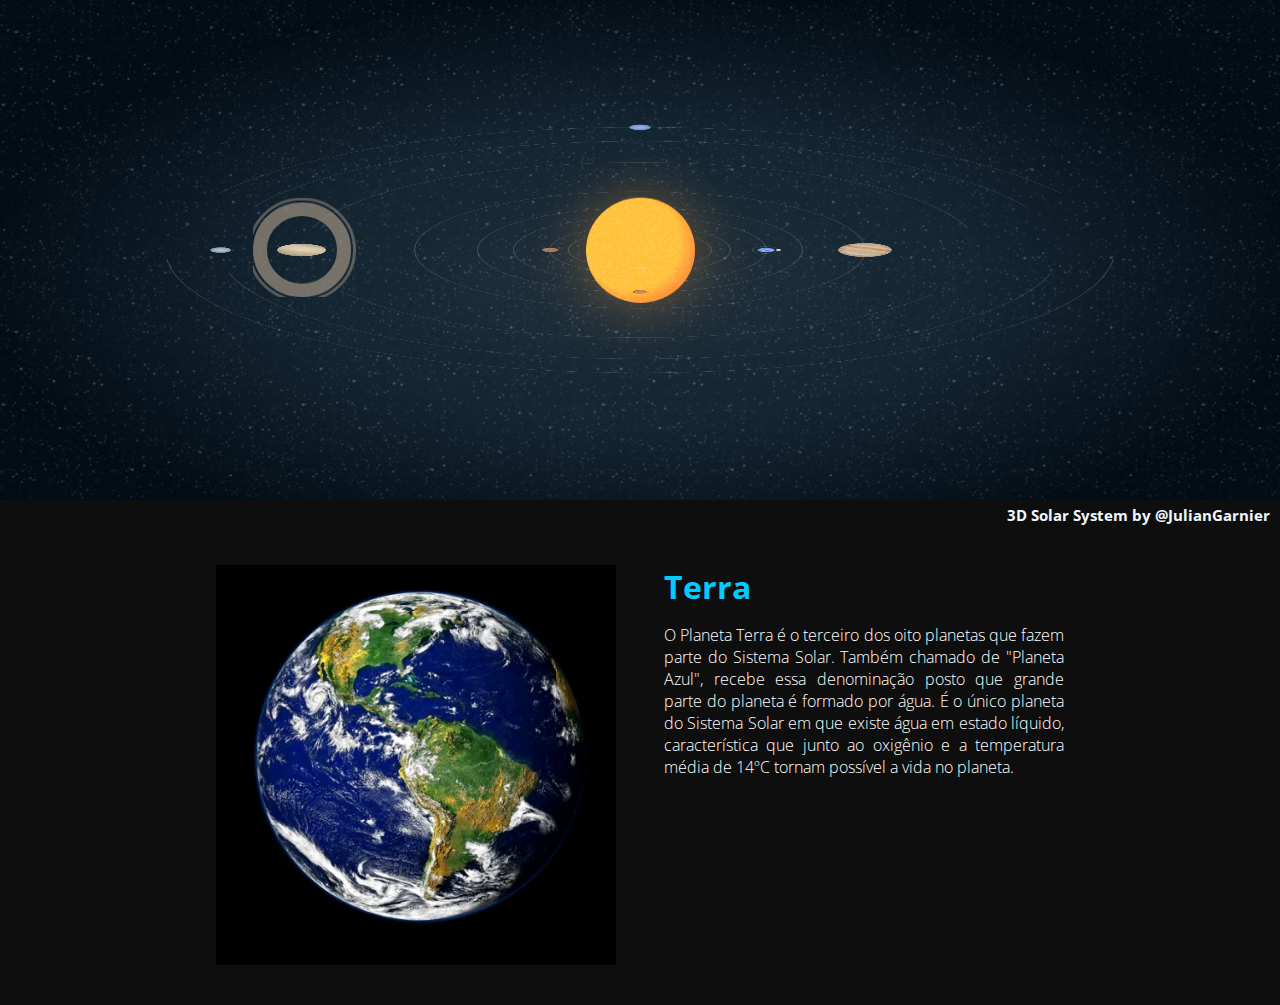
<file: index.html>
<!DOCTYPE html>
<html lang="en">
<head>
    <meta charset="UTF-8">
    <meta http-equiv="X-UA-Compatible" content="IE=edge">
    <meta name="viewport" content="width=device-width, initial-scale=1.0">
    <title>Sistema Solar</title>
    <link rel="stylesheet" href="main.css">
</head>
<body>
    <iframe src="./system/system.html" frameborder="0" id="myIframe"></iframe>
    <div class="dedication">
        <h1>3D Solar System <span>by <a href="https://twitter.com/JulianGarnier"target="_blank">@JulianGarnier</a></span></h1>
    </div>
    <div class="informs">

        <div class="sun-informs star-informs">
            <img src="./assets/img/sol.png" class="img"/>
            <div class="text">
                <h1>Sol</h1>
                <p>
                    O Sol é uma estrela que tem 1 392 700 Km, ou seja, é 109 mil vezes maior do que a Terra. 
                    Mas, apesar de ser muito maior do que a Terra, em comparação com outras estrelas, esse astro não é assim tão grande. 
                    O Sol contém quase que a totalidade da massa do sistema solar, cerca de 99,8%. É em virtude da sua massa que os planetas orbitam à sua volta.
                </p>
            </div>
        </div>

        <div class="mercury-informs star-informs">
            <img src="./assets/img/mercurio.png" class="img"/>
            <div class="text">
                <h1>Mercúrio</h1>
                <p>
                    Mercúrio é o planeta mais próximo ao Sol e o oitavo em tamanho no sistema solar. A distância média é de 57,9 milhões de quilômetros do Sol.                    Mas, apesar de ser muito maior do que a Terra, em comparação com outras estrelas, esse astro não é assim tão grande. 
                    É o planeta mais rápido do Sistema Solar, perfazendo 47,87 quilômetros por segundo ao redor do Sol. A superfície é semelhante à da Lua, rochosa e com diversas crateras.
                </p>
            </div>
        </div>

        <div class="venus-informs star-informs">
            <img src="./assets/img/venus.png" class="img"/>
            <div class="text">
                <h1>Vênus</h1>
                <p>
                    Vênus é o segundo planeta do sistema Solar mais próximo do Sol. Tem cerca de 800 milhões de anos e além do Sol e da Lua é o corpo celeste mais brilhante no céu, motivo pelo qual é conhecido desde a antiguidade.                    
                    Mas, apesar de ser muito maior do que a Terra, em comparação com outras estrelas, esse astro não é assim tão grande. 
                    A rotação de Vênus ocorre de leste para oeste, contrária a todos os planetas do Sistema Solar.
                    É o planeta mais quente, apesar de não ser o mais próximo do Sol.
                </p>
            </div>
        </div>

        <div class="earth-informs star-informs">
            <img src="./assets/img/terra.png" class="img" style="object-fit: cover"/>
            <div class="text">
                <h1>Terra</h1>
                <p>
                    O Planeta Terra é o terceiro dos oito planetas que fazem parte do Sistema Solar.
                    Também chamado de "Planeta Azul", recebe essa denominação posto que grande parte do planeta é formado por água.       
                    É o único planeta do Sistema Solar em que existe água em estado líquido, característica que junto ao oxigênio e a temperatura média de 14ºC tornam possível a vida no planeta.                
                </p>
            </div>
        </div>
        <div class="mars-informs star-informs">
            <img src="./assets/img/marte.png" class="img"/>
            <div class="text">
                <h1>Marte</h1>
                <p>
                    Marte é o quarto planeta mais próximo do Sol e o segundo menor planeta do sistema solar, depois de Mercúrio, sendo consideravelmente menor que o planeta Terra.
                    Marte é um dos planetas mais estudados do sistema solar. Podendo ser visto da Terra a olho nu, ou seja, sem auxílio de um telescópio.
                </p>
            </div>
        </div>

        <div class="jupiter-informs star-informs">
            <img src="./assets/img/jupiter.png" class="img" style="object-fit: cover"/>
            <div class="text">
                <h1>Júpiter</h1>
                <p>
                    Júpiter é o maior planeta do Sistema Solar, o quinto a partir do Sol e o quarto corpo celeste mais brilhante no céu.
                    É composto principalmente de hidrogênio, sendo um quarto de sua massa composta de hélio, embora o hélio corresponda a apenas um décimo do número total de moléculas.
                </p>
            </div>
        </div>

        <div class="saturn-informs star-informs">
            <img src="./assets/img/saturno.png" class="img" style="object-fit: cover"/>
            <div class="text">
                <h1>Saturno</h1>
                <p>
                    Saturno é o sexto planeta a partir do Sol, e o segundo maior do sistema solar.
                    Por ser um planeta gasoso, é composto principalmente por hidrogênio e hélio. Ou seja, não há superfície sólida.
                </p>
            </div>
        </div>

        <div class="uranus-informs star-informs">
            <img src="./assets/img/urano.png" class="img" style="object-fit: cover"/>
            <div class="text">
                <h1>Urano</h1>
                <p>
                    Urano é o sétimo planeta a partir do Sol, o terceiro maior do Sistema Solar e foi o primeiro a ser encontrado por meio de um telescópio, pelo astrônomo William Herschel em 1781.
                </p>
            </div>
        </div>

        <div class="neptune-informs star-informs">
            <img src="./assets/img/netuno.png" class="img" style="object-fit: cover"/>
            <div class="text">
                <h1>Netuno</h1>
                <p>
                    Netuno é o oitavo planeta a partir do Sol. É um gigante gasoso, bem como Júpiter, Saturno e Urano.
                    Somente em 1984, astrônomos encontraram evidências da existência do sistema de anéis em torno de Netuno.
                    O conjunto é formado por três anéis proeminentes, denominados Liberdade, Igualdade e Fraternidade.
                </p>
            </div>
        </div>
    </div>

    <script src="//ajax.googleapis.com/ajax/libs/jquery/1.8.1/jquery.min.js"></script>
    <script>

        $('#myIframe').load(function(){
            var iframe = $('#myIframe').contents();

            $('.star-informs').hide()
            $('.earth-informs').show() 

            iframe.find(".sun").click(function(){
                $('.star-informs').hide()
                $('.sun-informs').show() 
            });

            iframe.find(".mercury").click(function(){
                $('.star-informs').hide()
                $('.mercury-informs').show() 
            });

            iframe.find(".venus").click(function(){
                $('.star-informs').hide()
                $('.venus-informs').show() 
            });

            iframe.find(".earth").click(function(){
                $('.star-informs').hide()
                $('.earth-informs').show() 
            });

            iframe.find(".mars").click(function(){
                $('.star-informs').hide()
                $('.mars-informs').show() 
            });

            iframe.find(".jupiter").click(function(){
                $('.star-informs').hide()
                $('.jupiter-informs').show() 
            });

            iframe.find(".saturn").click(function(){
                $('.star-informs').hide()
                $('.saturn-informs').show() 
            });

            iframe.find(".uranus").click(function(){
                $('.star-informs').hide()
                $('.uranus-informs').show() 
            });

            iframe.find(".neptune").click(function(){
                $('.star-informs').hide()
                $('.neptune-informs').show()
            });
        });
    </script>
</body>
</html>
</file>
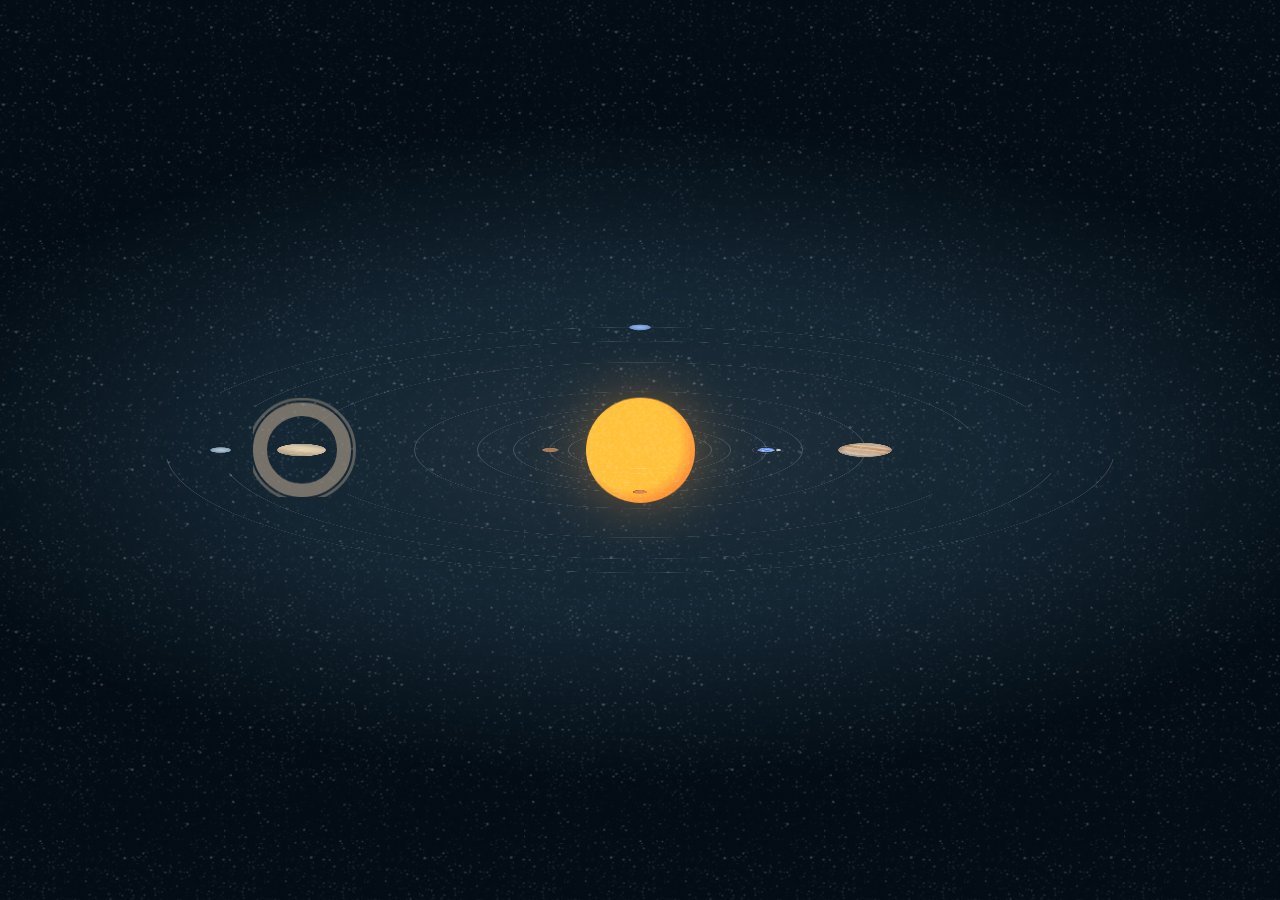
<file: system/system.html>
<!DOCTYPE html>
<html lang="pt-BR">

<head>
    <meta charset="UTF-8">
    <meta http-equiv="X-UA-Compatible" content="IE=edge">
    <meta name="viewport" content="width=device-width, initial-scale=1.0">
    <title>Sistema</title>
    <link rel="stylesheet" href="system.css">
</head>

<body class="opening hide-UI view-2D zoom-large data-close controls-close">
    <div id="navbar">
        <a id="toggle-data" href="#data"><i class="icon-data"></i>Dados</a>
        <a id="toggle-controls" href="#controls"><i class="icon-controls"></i>Controles</a>
    </div>
    <div id="data">
        <a class="sun" title="sun" href="#sunspeed">Sol</a>
        <a class="mercury" title="mercury" href="#mercuryspeed">Mercúrio</a>
        <a class="venus" title="venus" href="#venusspeed">Vénus</a>
        <a class="earth active" title="earth" href="#earthspeed">Terra</a>
        <a class="mars" title="mars" href="#marsspeed">Marte</a>
        <a class="jupiter" title="jupiter" href="#jupiterspeed">Júpiter</a>
        <a class="saturn" title="saturn" href="#saturnspeed">Saturno</a>
        <a class="uranus" title="uranus" href="#uranusspeed">Urano</a>
        <a class="neptune" title="neptune" href="#neptunespeed">Netuno</a>
    </div>
    <div id="controls">
        <label class="set-view">
            <input type="checkbox">
        </label>
        <label class="set-zoom">
            <input type="checkbox">
        </label>
        <label>
            <input type="radio" class="set-speed" name="scale" checked>
            <span>Velocidade</span>
        </label>
        <label>
            <input type="radio" class="set-size" name="scale">
            <span>Tamanho</span>
        </label>
        <label>
            <input type="radio" class="set-distance" name="scale">
            <span>Distância</span>
        </label>
    </div>
    <div id="universe" class="scale-stretched">
        <div id="galaxy">
            <div id="solar-system" class="earth">
                <div id="mercury" class="orbit">
                    <div class="pos">
                        <div class="planet">
                            <dl class="infos">
                                <dt>Mercúrio</dt>
                                <dd><span></span></dd>
                            </dl>
                        </div>
                    </div>
                </div>
                <div id="venus" class="orbit">
                    <div class="pos">
                        <div class="planet">
                            <dl class="infos">
                                <dt>Vénus</dt>
                                <dd><span></span></dd>
                            </dl>
                        </div>
                    </div>
                </div>
                <div id="earth" class="orbit">
                    <div class="pos">
                        <div class="orbit">
                            <div class="pos">
                                <div class="moon"></div>
                            </div>
                        </div>
                        <div class="planet">
                            <dl class="infos">
                                <dt>Terra</dt>
                                <dd><span></span></dd>
                            </dl>
                        </div>
                    </div>
                </div>
                <div id="mars" class="orbit">
                    <div class="pos">
                        <div class="planet">
                            <dl class="infos">
                                <dt>Marte</dt>
                                <dd><span></span></dd>
                            </dl>
                        </div>
                    </div>
                </div>
                <div id="jupiter" class="orbit">
                    <div class="pos">
                        <div class="planet">
                            <dl class="infos">
                                <dt>Júpiter</dt>
                                <dd><span></span></dd>
                            </dl>
                        </div>
                    </div>
                </div>
                <div id="saturn" class="orbit">
                    <div class="pos">
                        <div class="planet">
                            <div class="ring"></div>
                            <dl class="infos">
                                <dt>Saturno</dt>
                                <dd><span></span></dd>
                            </dl>
                        </div>
                    </div>
                </div>
                <div id="uranus" class="orbit">
                    <div class="pos">
                        <div class="planet">
                            <dl class="infos">
                                <dt>Urano</dt>
                                <dd><span></span></dd>
                            </dl>
                        </div>
                    </div>
                </div>
                <div id="neptune" class="orbit">
                    <div class="pos">
                        <div class="planet">
                            <dl class="infos">
                                <dt>Netuno</dt>
                                <dd><span></span></dd>
                            </dl>
                        </div>
                    </div>
                </div>
                <div id="sun">
                    <dl class="infos">
                        <dt>Sol</dt>
                        <dd><span></span></dd>
                    </dl>
                </div>
            </div>
        </div>
    </div>
    <script src="//ajax.googleapis.com/ajax/libs/jquery/1.8.1/jquery.min.js"></script>
    <script type="text/javascript">
        if (typeof jQuery == 'undefined') {
            document.write(unescape("%3Cscript src='js/jquery.min.js' type='text/javascript'%3E%3C/script%3E"));
        }
    </script>
    <script src="./system.js"></script>
</body>

</html>
</file>
<file: main.css>
@import url(https://fonts.googleapis.com/css?family=Open+Sans:400,300);

* {
    margin: 0;
    padding: 0;
}

body {
    background-color: #0e0e0e;
    font-weight: 300;
    font-family: 'Open Sans', sans-serif;
    overflow-x: hidden;
}
body::-webkit-scrollbar {
    display: none;
}

iframe {
    width: 100vw;
    height: 500px;
}

.dedication h1 {
    font-size: 15px;
    text-align: end ;
    color: aliceblue;
    padding-right: 10px;
}

.dedication h1 a {
    text-decoration: none;
    color: aliceblue;
    transition: underline 5s linear;
}

.dedication h1 a:hover {
    text-decoration: underline;
}

.informs {
    padding: 40px 0;
    height: auto;
    display: flex;
    flex-direction: column;
    justify-content: center;
    align-items: center;
}

.informs .star-informs {
    display: flex;
    gap: 3em;
}

.informs .star-informs .img {
    background-color: #0CF;
    width: 400px;
    height: 400px;
}

.informs .star-informs .text {
    width: 400px;
}

.informs .star-informs .text h1 {
    color: #0CF;
}

.informs .star-informs .text p {
    color: white;
    text-align: justify;
    text-justify: inter-word;
    margin-top: 1em;
}

@media (max-width: 770px) {
    .informs {
        height: auto;
    }

    .informs .star-informs {
        justify-content: flex-end;
        align-items: flex-end;
        flex-direction: column;
        padding: 50px 0;
    }

    .informs .star-informs,
    .informs .star-informs .img,
    .informs .star-informs .text {
        width: 80vw;
    }

    .informs .star-informs .img {
        height: 80vw;
    }

}
</file>
<file: system/system.css>
@import url(https://fonts.googleapis.com/css?family=Open+Sans:400,300);

/*
  Copyright (c) 2012 Julian Garnier
  Licensed under the MIT license
*/
html,
body,
div,
span,
applet,
object,
iframe,
h1,
h2,
h3,
h4,
h5,
h6,
p,
blockquote,
pre,
a,
abbr,
acronym,
address,
big,
cite,
code,
del,
dfn,
em,
img,
ins,
kbd,
q,
s,
samp,
small,
strike,
strong,
sub,
sup,
tt,
var,
b,
u,
i,
center,
dl,
dt,
dd,
ol,
ul,
li,
fieldset,
form,
label,
legend,
table,
caption,
tbody,
tfoot,
thead,
tr,
th,
td,
article,
aside,
canvas,
details,
embed,
figure,
figcaption,
footer,
header,
hgroup,
menu,
nav,
output,
ruby,
section,
summary,
time,
mark,
audio,
video {
    border: 0;
    font-size: 100%;
    font: inherit;
    vertical-align: baseline;
    margin: 0;
    padding: 0;
}

article,
aside,
details,
figcaption,
figure,
footer,
header,
hgroup,
menu,
nav,
section {
    display: block;
}

body {
    line-height: 1;
}

ol,
ul {
    list-style: none;
}

blockquote,
q {
    quotes: none;
}

blockquote:before,
blockquote:after,
q:before,
q:after {
    content: none;
}

table {
    border-collapse: collapse;
    border-spacing: 0;
}

* {
    -moz-box-sizing: border-box;
    box-sizing: border-box;
    box-sizing: border-box;
}

body {
    font-size: 10px;
    font-family: 'Open Sans', sans-serif;
    font-weight: 300;
    background-color: #08090A;
}

#universe {
    z-index: 1;
    position: absolute;
    overflow: hidden;
    width: 100%;
    height: 100%;
    background-position: center 40%;
    background-repeat: no-repeat;
    background-size: cover;
}

#galaxy {
    position: relative;
    width: 100%;
    height: 100%;
    /*perspective: 4000;*/
}

#solar-system {
    position: absolute;
    width: 100%;
    height: 100%;
    transform-style: preserve-3d;
}

.orbit {
    position: absolute;
    top: 50%;
    left: 50%;
    border: 1px solid rgba(255, 255, 255, 0.2);
    border-radius: 50%;
    transform-style: preserve-3d;
    animation-name: orbit;
    animation-iteration-count: infinite;
    animation-timing-function: linear;
}

.orbit .orbit {
    animation-name: suborbit;
}

.pos {
    position: absolute;
    top: 50%;
    width: 2em;
    height: 2em;
    margin-top: -1em;
    margin-left: -1em;
    transform-style: preserve-3d;
    animation-name: invert;
    animation-iteration-count: infinite;
    animation-timing-function: linear;
}

#sun,
.planet,
#earth .moon {
    position: absolute;
    top: 50%;
    left: 50%;
    width: 1em;
    height: 1em;
    margin-top: -0.5em;
    margin-left: -0.5em;
    border-radius: 50%;
    transform-style: preserve-3d;
}

#sun {
    background-color: #FB7209;
    background-repeat: no-repeat;
    background-size: cover;
    box-shadow: 0 0 60px rgba(255, 160, 60, 0.4);
}

.planet {
    background-color: #202020;
    background-repeat: no-repeat;
    background-size: cover;
    animation-iteration-count: infinite;
    animation-timing-function: linear;
}

.ring {
    position: absolute;
    top: 50%;
    left: 50%;
    border-radius: 50%;
}

#saturn .ring {
    width: 2em;
    height: 2em;
    margin-top: -1em;
    margin-left: -1em;
    border: 0.3em solid rgba(160, 147, 130, 0.7);
    animation-iteration-count: infinite;
    animation-timing-function: linear;
}

#saturn .ring:after {
    border-radius: 50%;
    position: absolute;
    content: '';
    top: 50%;
    left: 50%;
    width: 2.2em;
    height: 2.2em;
    margin-top: -1.1em;
    margin-left: -1.1em;
    border: 0.07em solid rgba(160, 147, 130, 0.5);
    box-sizing: border-box;
    box-sizing: border-box;
}

/* --------------------------------------------------------------------------- planets index */
#mercury {
    z-index: 10;
}

#venus {
    z-index: 9;
}

#earth {
    z-index: 8;
}

#moon {
    z-index: 7;
}

#mars {
    z-index: 6;
}

#jupiter {
    z-index: 5;
}

#saturn {
    z-index: 4;
}

#uranus {
    z-index: 3;
}

#neptune {
    z-index: 2;
}

#sun {
    z-index: 1;
}

/* --------------------------------------------------------------------------- animations */
@keyframes orbit {
    0% {
        transform: rotateZ(0deg);
    }

    100% {
        transform: rotateZ(-360deg);
    }
}

@keyframes suborbit {
    0% {
        transform: rotateX(90deg) rotateZ(0deg);
    }

    100% {
        transform: rotateX(90deg) rotateZ(-360deg);
    }
}

@keyframes invert {
    0% {
        transform: rotateX(-90deg) rotateY(360deg) rotateZ(0deg);
    }

    100% {
        transform: rotateX(-90deg) rotateY(0deg) rotateZ(0deg);
    }
}

/* --------------------------------------------------------------------------- opening */
.view-3D .opening #sun,
.view-3D .opening .orbit,
.view-3D .opening .pos,
.view-3D .opening .planet,
.view-3D .opening .satelite,
.view-3D .opening .ring {
    transition-duration: 4s;
}

#universe.opening #sun {
    box-shadow: 0 0 0 rgba(255, 160, 60, 0);
}

/* --------------------------------------------------------------------------- 2D view */
.view-2D.zoom-large #sun {
    transform-style: flat;
}

.view-2D.zoom-large .orbit {
    transform-style: flat;
}

.view-2D #sun,
.view-2D .ring {
    transform: rotateX(0deg);
}

.view-2D .planet,
.view-2D .moon {
    transform: rotateX(90deg);
}

/* --------------------------------------------------------------------------- 3D view */
.view-3D.zoom-large #sun {
    transform-style: preserve-3d;
}

.view-3D.zoom-large .orbit {
    transform-style: preserve-3d;
}

.view-3D #solar-system {
    transform: rotateX(75deg);
}

.view-3D #sun {
    transform: rotateX(-90deg);
}

.view-3D .ring {
    transform: rotateX(90deg);
}

.view-3D .planet,
.view-3D .moon {
    transform: rotateX(0deg);
}

/* --------------------------------------------------------------------------- large zoom */
.zoom-large #solar-system {
    width: 100%;
}

.zoom-large.view-2D .scale-stretched #solar-system {
    font-size: 26%;
}

.zoom-large.view-3D .scale-stretched #solar-system {
    font-size: 62%;
}

.zoom-large.view-2D .scale-d #solar-system {
    font-size: 22%;
}

.zoom-large.view-3D .scale-d #solar-system {
    font-size: 48%;
}

.zoom-large.view-2D .scale-s #solar-system {
    font-size: 7%;
}

.zoom-large.view-3D .scale-s #solar-system {
    font-size: 14%;
}

/* --------------------------------------------------------------------------- close zoom */
.zoom-close #solar-system {
    width: 200%;
    font-size: 100%;
}

.zoom-close .scale-stretched #solar-system {
    margin-left: -100%;
}

.zoom-close .scale-d #solar-system {
    margin-left: -106%;
}

.zoom-close.view-2D .scale-d #solar-system {
    font-size: 84%;
}

.zoom-close.view-3D .scale-d #solar-system {
    font-size: 84%;
}

.zoom-close .scale-s #solar-system {
    margin-left: -145%;
}

.zoom-close.view-2D .scale-s #solar-system {
    font-size: 40%;
}

.zoom-close.view-3D .scale-s #solar-system {
    font-size: 40%;
}

.zoom-close .orbit,
.zoom-close .pos,
.zoom-close .planet,
.zoom-close .satelite,
.zoom-close .ring {
    animation-play-state: paused !important;
    animation-duration: 0s !important;
    animation: none !important;
}

.zoom-close.view-2D .planet,
.zoom-close.view-2D .moon {
    transform: rotateX(0deg);
}

.zoom-close.view-3D .planet {
    transform: rotateX(-90deg);
}

.zoom-close.view-3D .moon {
    transform: rotateX(90deg);
}

.zoom-close .pos {
    left: 100% !important;
    top: 50% !important;
}

/* --------------------------------------------------------------------------- data */
/* --------------------------------------------------------------------------- speed */
/* sideral years */
#mercury .pos,
#mercury .planet,
#mercury.orbit {
    animation-duration: 2.89016s;
}

#venus .pos,
#venus .planet,
#venus.orbit {
    animation-duration: 7.38237s;
}

#earth .pos,
#earth .planet,
#earth.orbit {
    animation-duration: 12.00021s;
}

#earth .orbit .pos,
#earth .orbit {
    animation-duration: 0.89764s;
}

#mars .pos,
#mars .planet,
#mars.orbit {
    animation-duration: 22.57017s;
}

#jupiter .pos,
#jupiter .planet,
#jupiter.orbit {
    animation-duration: 142.35138s;
}

#saturn .pos,
#saturn .planet,
#saturn.orbit,
#saturn .ring {
    animation-duration: 353.36998s;
}

#uranus .pos,
#uranus .planet,
#uranus.orbit {
    animation-duration: 1008.20215s;
}

#neptune .pos,
#neptune .planet,
#neptune.orbit {
    animation-duration: 1977.49584s;
}

/* --------------------------------------------------------------------------- planets sizes */
/* --------------------------------------------------------------------------- stretched sizes */
.scale-stretched #sun {
    font-size: 24em;
}

.scale-stretched #mercury .planet {
    font-size: 1.5em;
}

.scale-stretched #venus .planet {
    font-size: 3.72em;
}

.scale-stretched #earth .planet {
    font-size: 3.92em;
}

.scale-stretched #earth .moon {
    font-size: 1.2em;
}

.scale-stretched #mars .planet {
    font-size: 2.9em;
}

.scale-stretched #jupiter .planet {
    font-size: 12em;
}

.scale-stretched #saturn .planet {
    font-size: 10.8em;
}

.scale-stretched #uranus .planet {
    font-size: 4.68em;
}

.scale-stretched #neptune .planet {
    font-size: 4.9em;
}

/* --------------------------------------------------------------------------- scaled sizes */
/*
(planets radius * 2) * ratio
*/
/*$distanceScaleRatio:   0.000075em;*/
/* --------------------------------------------------------------------------- planets distance scale sizes */
.scale-d #sun {
    font-size: 41.73048em;
}

.scale-d #mercury .planet {
    font-size: 0.14634em;
}

.scale-d #venus .planet {
    font-size: 0.36306em;
}

.scale-d #earth .planet {
    font-size: 0.38226em;
}

.scale-d #earth .moon {
    font-size: 0.08226em;
}

.scale-d #mars .planet {
    font-size: 0.20334em;
}

.scale-d #jupiter .planet {
    font-size: 4.19466em;
}

.scale-d #saturn .planet {
    font-size: 3.49392em;
}

.scale-d #uranus .planet {
    font-size: 1.52172em;
}

.scale-d #neptune .planet {
    font-size: 1.47732em;
}

/* --------------------------------------------------------------------------- planet size scale sizes */
.scale-s #sun {
    font-size: 417.3048em;
}

.scale-s #mercury .planet {
    font-size: 1.4634em;
}

.scale-s #venus .planet {
    font-size: 3.6306em;
}

.scale-s #earth .planet {
    font-size: 3.8226em;
}

.scale-s #earth .moon {
    font-size: 0.8226em;
}

.scale-s #mars .planet {
    font-size: 2.0334em;
}

.scale-s #jupiter .planet {
    font-size: 41.9466em;
}

.scale-s #saturn .planet {
    font-size: 34.9392em;
}

.scale-s #uranus .planet {
    font-size: 15.2172em;
}

.scale-s #neptune .planet {
    font-size: 14.7732em;
}

/* --------------------------------------------------------------------------- stretched orbits */
.scale-stretched #mercury.orbit {
    width: 32em;
    height: 32em;
    margin-top: -16em;
    margin-left: -16em;
}

.scale-stretched #venus.orbit {
    width: 40em;
    height: 40em;
    margin-top: -20em;
    margin-left: -20em;
}

.scale-stretched #earth.orbit {
    width: 56em;
    height: 56em;
    margin-top: -28em;
    margin-left: -28em;
}

.scale-stretched #earth .orbit {
    width: 6em;
    height: 6em;
    margin-top: -3em;
    margin-left: -3em;
}

.scale-stretched #mars.orbit {
    width: 72em;
    height: 72em;
    margin-top: -36em;
    margin-left: -36em;
}

.scale-stretched #jupiter.orbit {
    width: 100em;
    height: 100em;
    margin-top: -50em;
    margin-left: -50em;
}

.scale-stretched #saturn.orbit {
    width: 150em;
    height: 150em;
    margin-top: -75em;
    margin-left: -75em;
}

.scale-stretched #uranus.orbit {
    width: 186em;
    height: 186em;
    margin-top: -93em;
    margin-left: -93em;
}

.scale-stretched #neptune.orbit {
    width: 210em;
    height: 210em;
    margin-top: -105em;
    margin-left: -105em;
}

/* --------------------------------------------------------------------------- scaled orbits */
/* --------------------------------------------------------------------------- distance scale orbits */
.scale-d #mercury.orbit {
    width: 44.74176em;
    height: 44.74176em;
    margin-top: -22.37088em;
    margin-left: -22.37088em;
}

.scale-d #venus.orbit {
    width: 47.35737em;
    height: 47.35737em;
    margin-top: -23.67869em;
    margin-left: -23.67869em;
}

.scale-d #earth.orbit {
    width: 49.50959em;
    height: 49.50959em;
    margin-top: -24.75479em;
    margin-left: -24.75479em;
}

.scale-d #mars.orbit {
    width: 53.58356em;
    height: 53.58356em;
    margin-top: -26.79178em;
    margin-left: -26.79178em;
}

.scale-d #jupiter.orbit {
    width: 82.2042em;
    height: 82.2042em;
    margin-top: -41.1021em;
    margin-left: -41.1021em;
}

.scale-d #saturn.orbit {
    width: 115.91713em;
    height: 115.91713em;
    margin-top: -57.95857em;
    margin-left: -57.95857em;
}

.scale-d #uranus.orbit {
    width: 191.00471em;
    height: 191.00471em;
    margin-top: -95.50235em;
    margin-left: -95.50235em;
}

.scale-d #neptune.orbit {
    width: 275.64709em;
    height: 275.64709em;
    margin-top: -137.82355em;
    margin-left: -137.82355em;
}

/* Moon */
.scale-d #earth .orbit {
    width: 1em;
    height: 1em;
    margin-top: -0.5em;
    margin-left: -0.5em;
}

/* --------------------------------------------------------------------------- size scale orbits */
.scale-s #mercury.orbit {
    width: 441.3048em;
    height: 441.3048em;
    margin-top: -220.6524em;
    margin-left: -220.6524em;
}

.scale-s #venus.orbit {
    width: 457.3048em;
    height: 457.3048em;
    margin-top: -228.6524em;
    margin-left: -228.6524em;
}

.scale-s #earth.orbit {
    width: 473.3048em;
    height: 473.3048em;
    margin-top: -236.6524em;
    margin-left: -236.6524em;
}

.scale-s #mars.orbit {
    width: 489.3048em;
    height: 489.3048em;
    margin-top: -244.6524em;
    margin-left: -244.6524em;
}

.scale-s #jupiter.orbit {
    width: 561.3048em;
    height: 561.3048em;
    margin-top: -280.6524em;
    margin-left: -280.6524em;
}

.scale-s #saturn.orbit {
    width: 705.3048em;
    height: 705.3048em;
    margin-top: -352.6524em;
    margin-left: -352.6524em;
}

.scale-s #uranus.orbit {
    width: 817.3048em;
    height: 817.3048em;
    margin-top: -408.6524em;
    margin-left: -408.6524em;
}

.scale-s #neptune.orbit {
    width: 881.3048em;
    height: 881.3048em;
    margin-top: -440.6524em;
    margin-left: -440.6524em;
}

/* Moon */
.scale-s #earth .orbit {
    width: 1em;
    height: 1em;
    margin-top: -0.5em;
    margin-left: -0.5em;
}

/* --------------------------------------------------------------------------- text infos data */
/* --------------------------------------------------------------------------- speed */
.set-speed dl.infos dd span:after {
    content: 'Orbit Velocity';
}

.set-speed #sun dl.infos dd:after {
    content: '0 km/h';
}

.set-speed #mercury dl.infos dd:after {
    content: '170,503 km/h';
}

.set-speed #venus dl.infos dd:after {
    content: '126,074 km/h';
}

.set-speed #earth dl.infos dd:after {
    content: '107,218 km/h';
}

.set-speed #mars dl.infos dd:after {
    content: '86,677 km/h';
}

.set-speed #jupiter dl.infos dd:after {
    content: '47,002 km/h';
}

.set-speed #saturn dl.infos dd:after {
    content: '34,701 km/h';
}

.set-speed #uranus dl.infos dd:after {
    content: '24,477 km/h';
}

.set-speed #neptune dl.infos dd:after {
    content: '19,566 km/h';
}

/* --------------------------------------------------------------------------- size */
.set-size dl.infos dd span:after {
    content: 'Equatorial Circumference';
}

.set-size #sun dl.infos dd:after {
    content: '4,370,005 km';
}

.set-size #mercury dl.infos dd:after {
    content: '15,329 km';
}

.set-size #venus dl.infos dd:after {
    content: '38,024 km';
}

.set-size #earth dl.infos dd:after {
    content: '40,030 km';
}

.set-size #mars dl.infos dd:after {
    content: '21,296 km';
}

.set-size #jupiter dl.infos dd:after {
    content: '439,263 km';
}

.set-size #saturn dl.infos dd:after {
    content: '365,882 km';
}

.set-size #uranus dl.infos dd:after {
    content: '159,354 km';
}

.set-size #neptune dl.infos dd:after {
    content: '154,704 km';
}

/* --------------------------------------------------------------------------- distance */
.set-distance dl.infos dd span:after {
    content: 'From Sun';
}

.set-distance #sun dl.infos dd span:after {
    content: 'From Earth';
}

.set-distance #sun dl.infos dd:after {
    content: '149,598,262 km';
}

.set-distance #mercury dl.infos dd:after {
    content: '57,909,227 km';
}

.set-distance #venus dl.infos dd:after {
    content: '108,209,475 km';
}

.set-distance #earth dl.infos dd:after {
    content: '149,598,262 km';
}

.set-distance #mars dl.infos dd:after {
    content: '227,943,824 km';
}

.set-distance #jupiter dl.infos dd:after {
    content: '778,340,821 km';
}

.set-distance #saturn dl.infos dd:after {
    content: '1,426,666,422 km';
}

.set-distance #uranus dl.infos dd:after {
    content: '2,870,658,186 km';
}

.set-distance #neptune dl.infos dd:after {
    content: '4,498,396,441 km';
}

/* --------------------------------------------------------------------------- planets starting position and lighting effect */
/* --------------------------------------------------------------------------- mercury ; pos: Top */
#mercury .pos {
    left: 50%;
    top: -1%;
}

#mercury .planet {
    animation-name: shadow-mercury;
}

@keyframes shadow-mercury {
    0% {
        box-shadow: inset 0 0 1px rgba(0, 0, 0, 0.5);
        /* TOP */
    }

    25% {
        box-shadow: inset 4px 0 2px rgba(0, 0, 0, 0.5);
        /* LEFT */
    }

    50% {
        box-shadow: inset 13px -5px 4px rgba(0, 0, 0, 0.5);
        /* BOTTOM */
    }

    50.01% {
        box-shadow: inset -13px -5px 4px rgba(0, 0, 0, 0.5);
        /* BOTTOM */
    }

    75% {
        box-shadow: inset -4px 0 2px rgba(0, 0, 0, 0.5);
        /* RIGHT */
    }

    100% {
        box-shadow: inset 0 0 1px rgba(0, 0, 0, 0.5);
        /* TOP */
    }
}

.scaled.view-2D #mercury .planet,
.scaled.view-3D #mercury .planet {
    box-shadow: inset -4px 0 2px rgba(0, 0, 0, 0.5);
    /* RIGHT */
}

/* --------------------------------------------------------------------------- venus ; pos: Left */
#venus .pos {
    left: 0;
    top: 50%;
}

#venus .planet {
    animation-name: shadow-venus;
}

@keyframes shadow-venus {
    0% {
        box-shadow: inset 4px 0 2px rgba(0, 0, 0, 0.5);
        /* LEFT */
    }

    25% {
        box-shadow: inset 22px -20px 10px rgba(0, 0, 0, 0.5);
        /* BOTTOM */
    }

    25.5% {
        box-shadow: inset -22px -20px 10px rgba(0, 0, 0, 0.5);
        /* BOTTOM */
    }

    50% {
        box-shadow: inset -4px 0 2px rgba(0, 0, 0, 0.5);
        /* RIGHT */
    }

    75% {
        box-shadow: inset 0 0 1px rgba(0, 0, 0, 0.5);
        /* TOP */
    }

    100% {
        box-shadow: inset 4px 0 2px rgba(0, 0, 0, 0.5);
        /* LEFT */
    }
}

.scaled.view-2D #venus .planet,
.scaled.view-3D #venus .planet {
    box-shadow: inset -4px 0 2px rgba(0, 0, 0, 0.5);
    /* RIGHT */
}

/* --------------------------------------------------------------------------- earth ; pos: Right */
#earth .pos {
    left: 100%;
    top: 50%;
}

#earth .planet {
    animation-name: shadow-earth;
}

@keyframes shadow-earth {
    0% {
        box-shadow: inset -4px 0 2px rgba(0, 0, 0, 0.5);
        /* RIGHT */
    }

    25% {
        box-shadow: inset 0 0 1px rgba(0, 0, 0, 0.5);
        /* TOP */
    }

    50% {
        box-shadow: inset 4px 0 2px rgba(0, 0, 0, 0.5);
        /* LEFT */
    }

    75% {
        box-shadow: inset 24px -20px 15px rgba(0, 0, 0, 0.5);
        /* BOTTOM */
    }

    75.01% {
        box-shadow: inset -24px -20px 15px rgba(0, 0, 0, 0.5);
        /* BOTTOM */
    }

    100% {
        box-shadow: inset -4px 0 2px rgba(0, 0, 0, 0.5);
        /* RIGHT */
    }
}

.scaled.view-2D #earth .planet,
.scaled.view-3D #earth .planet {
    box-shadow: inset -4px 0 2px rgba(0, 0, 0, 0.5);
    /* RIGHT */
}

/* --------------------------------------------------------------------------- moon */
#earth .orbit .pos {
    left: 100%;
    top: 50%;
}

/* --------------------------------------------------------------------------- mars ; pos: Bottom */
#mars .pos {
    left: 50%;
    top: 100%;
}

#mars .planet {
    animation-name: shadow-mars;
}

@keyframes shadow-mars {
    0% {
        box-shadow: inset -18px -10px 10px rgba(0, 0, 0, 0.5);
        /* BOTTOM */
    }

    25% {
        box-shadow: inset -4px 0 2px rgba(0, 0, 0, 0.5);
        /* RIGHT */
    }

    50% {
        box-shadow: inset 0 1px 1px rgba(0, 0, 0, 0.5);
        /* TOP */
    }

    75% {
        box-shadow: inset 4px 0 2px rgba(0, 0, 0, 0.5);
        /* LEFT */
    }

    99.99% {
        box-shadow: inset 18px -10px 10px rgba(0, 0, 0, 0.5);
        /* BOTTOM */
    }

    100% {
        box-shadow: inset -18px -10px 10px rgba(0, 0, 0, 0.5);
        /* BOTTOM */
    }
}

.scaled.view-2D #mars .planet,
.scaled.view-3D #mars .planet {
    box-shadow: inset -4px 0 2px rgba(0, 0, 0, 0.5);
    /* RIGHT */
}

/* --------------------------------------------------------------------------- jupiter ; pos: Right */
#jupiter .pos {
    left: 100%;
    top: 50%;
}

#jupiter .planet {
    animation-name: shadow-jupiter;
}

@keyframes shadow-jupiter {
    0% {
        box-shadow: inset -16px 0 5px rgba(0, 0, 0, 0.5);
        /* RIGHT */
    }

    25% {
        box-shadow: inset 0 3px 2px rgba(0, 0, 0, 0.5);
        /* TOP */
    }

    50% {
        box-shadow: inset 16px 0 5px rgba(0, 0, 0, 0.5);
        /* LEFT */
    }

    75% {
        box-shadow: inset 94px -30px 40px rgba(0, 0, 0, 0.5);
        /* BOTTOM */
    }

    75.01% {
        box-shadow: inset -94px -30px 40px rgba(0, 0, 0, 0.5);
        /* BOTTOM */
    }

    100% {
        box-shadow: inset -16px 0 5px rgba(0, 0, 0, 0.5);
        /* RIGHT */
    }
}

.scaled.view-2D #jupiter .planet,
.scaled.view-3D #jupiter .planet {
    box-shadow: inset -16px 0 5px rgba(0, 0, 0, 0.5);
    /* RIGHT */
}

/* --------------------------------------------------------------------------- saturn ; pos: Left */
#saturn .pos {
    left: 0%;
    top: 50%;
}

#saturn .planet {
    animation-name: shadow-saturn;
}

@keyframes shadow-saturn {
    0% {
        box-shadow: inset 16px 0 5px rgba(0, 0, 0, 0.5);
        /* LEFT */
    }

    25% {
        box-shadow: inset 80px -30px 50px rgba(0, 0, 0, 0.5);
        /* BOTTOM */
    }

    25.01% {
        box-shadow: inset -94px -30px 40px rgba(0, 0, 0, 0.5);
        /* BOTTOM */
    }

    50% {
        box-shadow: inset -16px 0 5px rgba(0, 0, 0, 0.5);
        /* RIGHT */
    }

    75% {
        box-shadow: inset -2px 3px 2px rgba(0, 0, 0, 0.5);
        /* TOP */
    }

    100% {
        box-shadow: inset 16px 0 5px rgba(0, 0, 0, 0.5);
        /* LEFT */
    }
}

.scaled.view-2D #saturn .planet,
.scaled.view-3D #saturn .planet {
    box-shadow: inset -16px 0 5px rgba(0, 0, 0, 0.5);
    /* RIGHT */
}

/* --------------------------------------------------------------------------- saturn ring */
/*

#saturn .ring           { animation-name:     shadow-saturn-ring; }

@keyframes 
shadow-saturn-ring{ 0%   { box-shadow: inset -16px  0      4px   rgba(20, 40, 50, 0.45); opacity: .4; }
                  25%    { box-shadow: inset -5px   -30px   12px  rgba(20, 40, 50, 0.3);  opacity: 1; }
                  25.01% { box-shadow: inset 5px    -30px   12px  rgba(20, 40, 50, 0.3);  opacity: 1; }
                  50%    { box-shadow: inset 16px   0      4px   rgba(20, 40, 50, 0.45);  opacity: .4; }
                  75%    { box-shadow: inset 0      30px  50px  rgba(20, 40, 50, 0);  opacity: .3; }
                  100%   { box-shadow: inset -16px  0      4px   rgba(20, 40, 50, 0.45);  opacity: .4; }
                }

.scaled.view-2D #saturn .ring,
.scaled.view-3D #saturn .ring { box-shadow: inset 16px   0      4px   rgba(20, 40, 50, 0.6); }

*/
/* --------------------------------------------------------------------------- uranus ; pos: Left */
#uranus .pos {
    left: 0;
    top: 50%;
}

#uranus .planet {
    animation-name: shadow-uranus;
}

@keyframes shadow-uranus {
    0% {
        box-shadow: inset 8px 0 5px rgba(0, 0, 0, 0.5);
        /* LEFT */
    }

    25% {
        box-shadow: inset 40px -15px 40px rgba(0, 0, 0, 0.5);
        /* BOTTOM */
    }

    25.01% {
        box-shadow: inset -40px -15px 40px rgba(0, 0, 0, 0.5);
        /* BOTTOM */
    }

    50% {
        box-shadow: inset -8px 0 5px rgba(0, 0, 0, 0.5);
        /* RIGHT */
    }

    75% {
        box-shadow: inset 0 0 2px rgba(0, 0, 0, 0.5);
        /* TOP */
    }

    100% {
        box-shadow: inset 8px 0 5px rgba(0, 0, 0, 0.5);
        /* LEFT */
    }
}

.scaled.view-2D #uranus .planet,
.scaled.view-3D #uranus .planet {
    box-shadow: inset -8px 0 5px rgba(0, 0, 0, 0.5);
    /* RIGHT */
}

/* --------------------------------------------------------------------------- neptune ; pos: Top */
#neptune .pos {
    left: 50%;
    top: 0;
}

#neptune .planet {
    animation-name: shadow-neptune;
}

@keyframes shadow-neptune {
    0% {
        box-shadow: inset 0 0 2px rgba(0, 0, 0, 0.5);
        /* TOP */
    }

    25% {
        box-shadow: inset 12px 0 5px rgba(0, 0, 0, 0.5);
        /* LEFT */
    }

    50% {
        box-shadow: inset 50px -15px 40px rgba(0, 0, 0, 0.5);
        /* BOTTOM */
    }

    50.01% {
        box-shadow: inset -50px -15px 40px rgba(0, 0, 0, 0.5);
        /* BOTTOM */
    }

    75% {
        box-shadow: inset -12px 0 5px rgba(0, 0, 0, 0.5);
        /* RIGHT */
    }

    100% {
        box-shadow: inset 0 0 2px rgba(0, 0, 0, 0.5);
        /* TOP */
    }
}

.scaled.view-2D #neptune .planet,
.scaled.view-3D #neptune .planet {
    box-shadow: inset -12px 0 5px rgba(0, 0, 0, 0.5);
    /* RIGHT */
}

/* --------------------------------------------------------------------------- DEBUG 
.pos, 
.planet, 
.orbit,
.ring { animation-duration: 20s!important; }

/* */
/* --------------------------------------------------------------------------- navigation styles */
dl.infos {
    position: absolute;
    display: block;
    opacity: 0;
    width: 100%;
    height: 100%;
    margin-top: -90%;
    margin-left: 90%;
    padding-left: 100%;
    transform-origin: 100% 100%;
    transform-style: preserve-3d;
    transform: rotateX(90deg);
}

dl.infos:before {
    position: absolute;
    content: '';
    width: 15px;
    height: 30px;
    left: 15px;
    bottom: 0;
    border-top: 1px solid white;
    border-left: 1px solid white;
    transform-style: preserve-3d;
    transform: skew(-45deg, 0deg);
    box-shadow: inset 1px 1px black;
}

dl.infos dt {
    position: absolute;
    left: 50px;
    margin-bottom: 26px;
    bottom: 30px;
    color: #FFF;
    font-size: 14px;
    text-shadow: 1px 1px 2px black;
}

dl.infos dd:after {
    position: absolute;
    left: 50px;
    bottom: 30px;
    width: 300px;
    color: #FFF;
    font-size: 22px;
    text-shadow: 1px 1px 2px black;
}

dl.infos dd span:after {
    position: absolute;
    left: 50px;
    bottom: 14px;
    width: 300px;
    color: #FFF;
    font-size: 11px;
    text-shadow: 1px 1px 2px black;
}

.sun #sun .infos,
.mercury #mercury .infos,
.venus #venus .infos,
.earth #earth .infos,
.mars #mars .infos,
.jupiter #jupiter .infos,
.saturn #saturn .infos,
.uranus #uranus .infos,
.neptune #neptune .infos {
    display: block;
    opacity: 1;
    transform: rotateX(0deg);
}

.mercury #mercury.orbit,
.venus #venus.orbit,
.earth #earth.orbit,
.mars #mars.orbit,
.jupiter #jupiter.orbit,
.saturn #saturn.orbit,
.uranus #uranus.orbit,
.neptune #neptune.orbit {
    border: 1px solid rgba(255, 255, 255, 0.8);
}

.hide-UI h1,
.hide-UI #data,
.hide-UI dl.infos,
.hide-UI #controls {
    opacity: 0 !important;
    margin-top: -30px;
}

.hide-UI #data {
    margin-bottom: -30px;
}

.hide-UI .orbit {
    border: 1px solid rgba(255, 255, 255, 0.2) !important;
}

h1 {
    width: 100%;
    font-weight: 600;
    font-size: 14px;
    text-align: center;
    color: rgba(255, 255, 255, 0.8);
}

h1 span,
#navbar h1 a {
    display: inline;
    position: relative;
    padding: 0;
    font-weight: 300;
    font-size: 14px;
    text-align: center;
    color: rgba(255, 255, 255, 0.5);
}

#navbar,
#controls,
#data {
    background: rgba(0, 0, 0, 0.4);
}

#navbar {
    z-index: 99;
    position: absolute;
    top: 0;
    left: 0;
    padding: 16px;
    width: 100%;
    height: 48px;
}

#navbar a,
#data a,
#controls label {
    color: rgba(255, 255, 255, 0.6);
    display: block;
    position: relative;
    text-decoration: none;
}

#navbar a:hover,
#data a:hover,
#controls label:hover {
    color: #FFF;
}

#data a.active {
    color: #0CF;
}

#navbar a {
    position: absolute;
    top: 0;
    height: 48px;
    padding: 16px;
    font-size: 14px;
}

#toggle-data {
    left: 0;
}

#toggle-controls {
    right: 0;
}

#data,
#controls {
    z-index: 99;
    position: fixed;
    opacity: 1;
    top: 49px;
    padding: 16px;
}

.data-close #data {
    left: -100%;
}

.data-open #data {
    left: 0px;
}

.controls-close #controls {
    right: -100%;
}

.controls-open #controls {
    right: 0px;
}

#data a {
    margin-bottom: 1px;
    padding: 6px 10px;
    font-size: 18px;
}

#controls label {
    opacity: .6;
    height: 24px;
    margin-bottom: 28px;
}

#controls label:hover {
    opacity: 1;
}

#controls label:before {
    position: absolute;
    display: block;
    width: 20px;
    height: 20px;
    margin-top: 3px;
    text-align: center;
    color: #FFF;
    z-index: 99;
}

#controls label span {
    display: block;
    margin-left: 36px;
    padding-top: 4px;
    font-size: 18px;
    color: #FFF;
}

#controls input {
    display: block;
    appearance: none;
}

#controls input[type="radio"]:before {
    content: '';
    display: block;
    position: absolute;
    width: 22px;
    height: 22px;
    border: 2px solid #FFF;
    border-radius: 16px;
}

#controls input:checked[type="radio"]:after {
    content: '';
    display: block;
    top: 3px;
    margin-left: 3px;
    position: absolute;
    width: 20px;
    height: 20px;
    border-radius: 10px;
    background: #FFF;
    z-index: 99;
}

#controls input[type="checkbox"]:before {
    content: '';
    display: block;
    position: absolute;
    width: 100px;
    height: 22px;
    border: 2px solid #FFF;
    border-radius: 16px;
}

#controls input[type="checkbox"]:after {
    content: '';
    display: block;
    top: 3px;
    position: absolute;
    width: 20px;
    height: 20px;
    border-radius: 10px;
    background: #FFF;
    z-index: 99;
}

#controls label.set-view:before {
    font: bold small-caps 11px/20px sans-serif;
}

.view-3D #controls label.set-view:before {
    content: '2D';
    margin-left: 82px;
}

.view-2D #controls label.set-view:before {
    content: '3D';
    margin-left: 7px;
}

.view-3D #controls .set-view input:after {
    margin-left: 3px;
}

.view-2D #controls .set-view input:after {
    margin-left: 81px;
}

#controls label.set-zoom:before {
    font: normal small-caps 18px/14px sans-serif;
}

.zoom-large #controls label.set-zoom:before {
    content: '+';
    margin-left: 82px;
}

.zoom-close #controls label.set-zoom:before {
    content: '-';
    margin-left: 7px;
}

.zoom-large #controls .set-zoom input:after {
    margin-left: 3px;
}

.zoom-close #controls .set-zoom input:after {
    margin-left: 81px;
}

/* --------------------------------------------------------------------------- transitions */
.pos {
    transition-property: top, left;
}

#solar-system,
.orbit,
.planet,
.satelite,
.ring {
    transition-property: width, height, top, left, margin-left, margin-top, webkit-transform;
}

#sun,
.icon {
    transition-property: width, height, webkit-transform;
}

#solar-system,
#sun,
.orbit,
.pos,
.planet,
.satelite,
.ring,
.infos,
.icon {
    transition-duration: .8s;
    transition-timing-function: ease-in-out;
}

#solar-system,
#sun,
.planet,
.satelite,
.ring {
    transition-delay: 0s;
}

.pos {
    transition-delay: 1s;
}

.opening #solar-system,
.opening #sun,
.opening .orbit,
.opening .pos,
.opening .planet,
.opening .satelite,
.opening .ring,
.opening .infos,
.opening h1,
.opening #data,
.opening dl.infos,
.opening #controls {
    transition-duration: 0s;
    transition-delay: 0s;
}

.opening .pos {
    transition-delay: 0s;
}

h1,
#data,
#controls {
    transition-property: opacity, margin;
    transition-duration: .8s;
    transition-timing-function: ease-in-out;
}

h1 {
    transition-delay: .35s;
}

#data {
    transition-delay: .7s;
}

#controls {
    transition-delay: 1s;
}

/* --------------------------------------------------------------------------- images */
body {
    background-image: url([data-uri]);
}

#universe {
    background-image: url([data-uri]);
}

#sun {
    background-image: url([data-uri]);
}

#mercury .planet {
    background-image: url([data-uri]);
}

#venus .planet {
    background-image: url([data-uri]);
}

#earth .planet {
    background-image: url([data-uri]);
}

#earth .moon {
    background-color: white;
}

#mars .planet {
    background-image: url([data-uri]);
}

#jupiter .planet {
    background-image: url([data-uri]);
}

#saturn .planet {
    background-image: url([data-uri]);
}

#uranus .planet {
    background-image: url([data-uri]);
}

#neptune .planet {
    background-image: url([data-uri]);
}

/* --------------------------------------------------------------------------- responsive styles */
@media screen and (max-width: 299px) {
    #universe {
        font-size: 20%;
    }
}

@media screen and (min-width: 300px) {
    #universe {
        font-size: 24%;
    }
}

@media screen and (min-width: 500px) {
    #universe {
        font-size: 36%;
    }
}

@media screen and (min-width: 600px) {
    #universe {
        font-size: 44%;
    }
}

@media screen and (min-width: 760px) {
    #universe {
        font-size: 58%;
    }
}

@media screen and (min-width: 1000px) {
    #universe {
        font-size: 73%;
    }

    #navbar,
    #controls,
    #data {
        background: transparent;
    }

    #navbar a {
        display: none;
    }

    h1 {
        font-size: 22px;
        margin-top: 8px;
    }

    #controls {
        padding-right: 32px;
        top: 12px;
    }

    #data {
        position: fixed;
        top: inherit;
        bottom: 0;
        width: 100%;
        text-align: center;
    }

    #data a {
        display: inline-block;
        text-align: center;
        font-size: 20px;
        padding: 15px 15px;
    }

    .data-open #data,
    .data-close #data {
        left: 0px;
    }

    .controls-open #controls,
    .controls-close #controls {
        right: 0px;
    }
}

@media screen and (min-width: 1300px) {
    #universe {
        font-size: 100%;
    }
}

@media screen and (min-width: 1600px) {
    .zoom-close .scale-d #solar-system {
        margin-left: -120%;
    }
}
</file>
